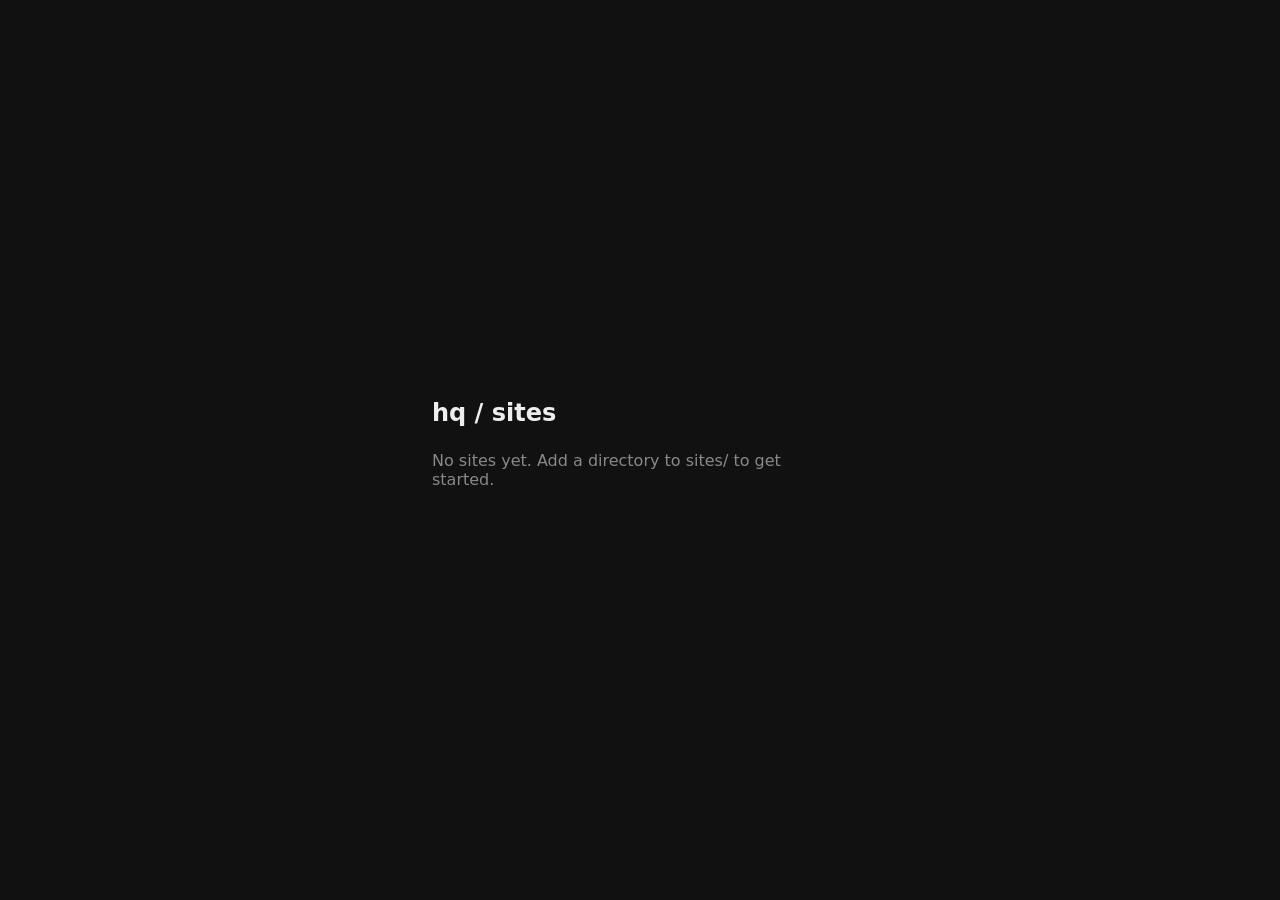
<file: sites/index.html>
<!DOCTYPE html>
<html lang="en">
<head>
  <meta charset="UTF-8">
  <meta name="viewport" content="width=device-width, initial-scale=1.0">
  <title>hq</title>
  <style>
    *, *::before, *::after { box-sizing: border-box; margin: 0; padding: 0; }
    body {
      font-family: system-ui, -apple-system, sans-serif;
      min-height: 100vh;
      display: flex;
      align-items: center;
      justify-content: center;
      background: #111;
      color: #eee;
    }
    .container { max-width: 480px; padding: 2rem; }
    h1 { font-size: 1.5rem; margin-bottom: 1.5rem; }
    ul { list-style: none; }
    li { margin-bottom: 0.75rem; }
    a {
      color: #6cf;
      text-decoration: none;
      font-size: 1.1rem;
    }
    a:hover { text-decoration: underline; }
    .empty { color: #888; }
  </style>
</head>
<body>
  <div class="container">
    <h1>hq / sites</h1>
    <ul id="sites">
      <li class="empty">No sites yet. Add a directory to sites/ to get started.</li>
    </ul>
  </div>
</body>
</html>
</file>
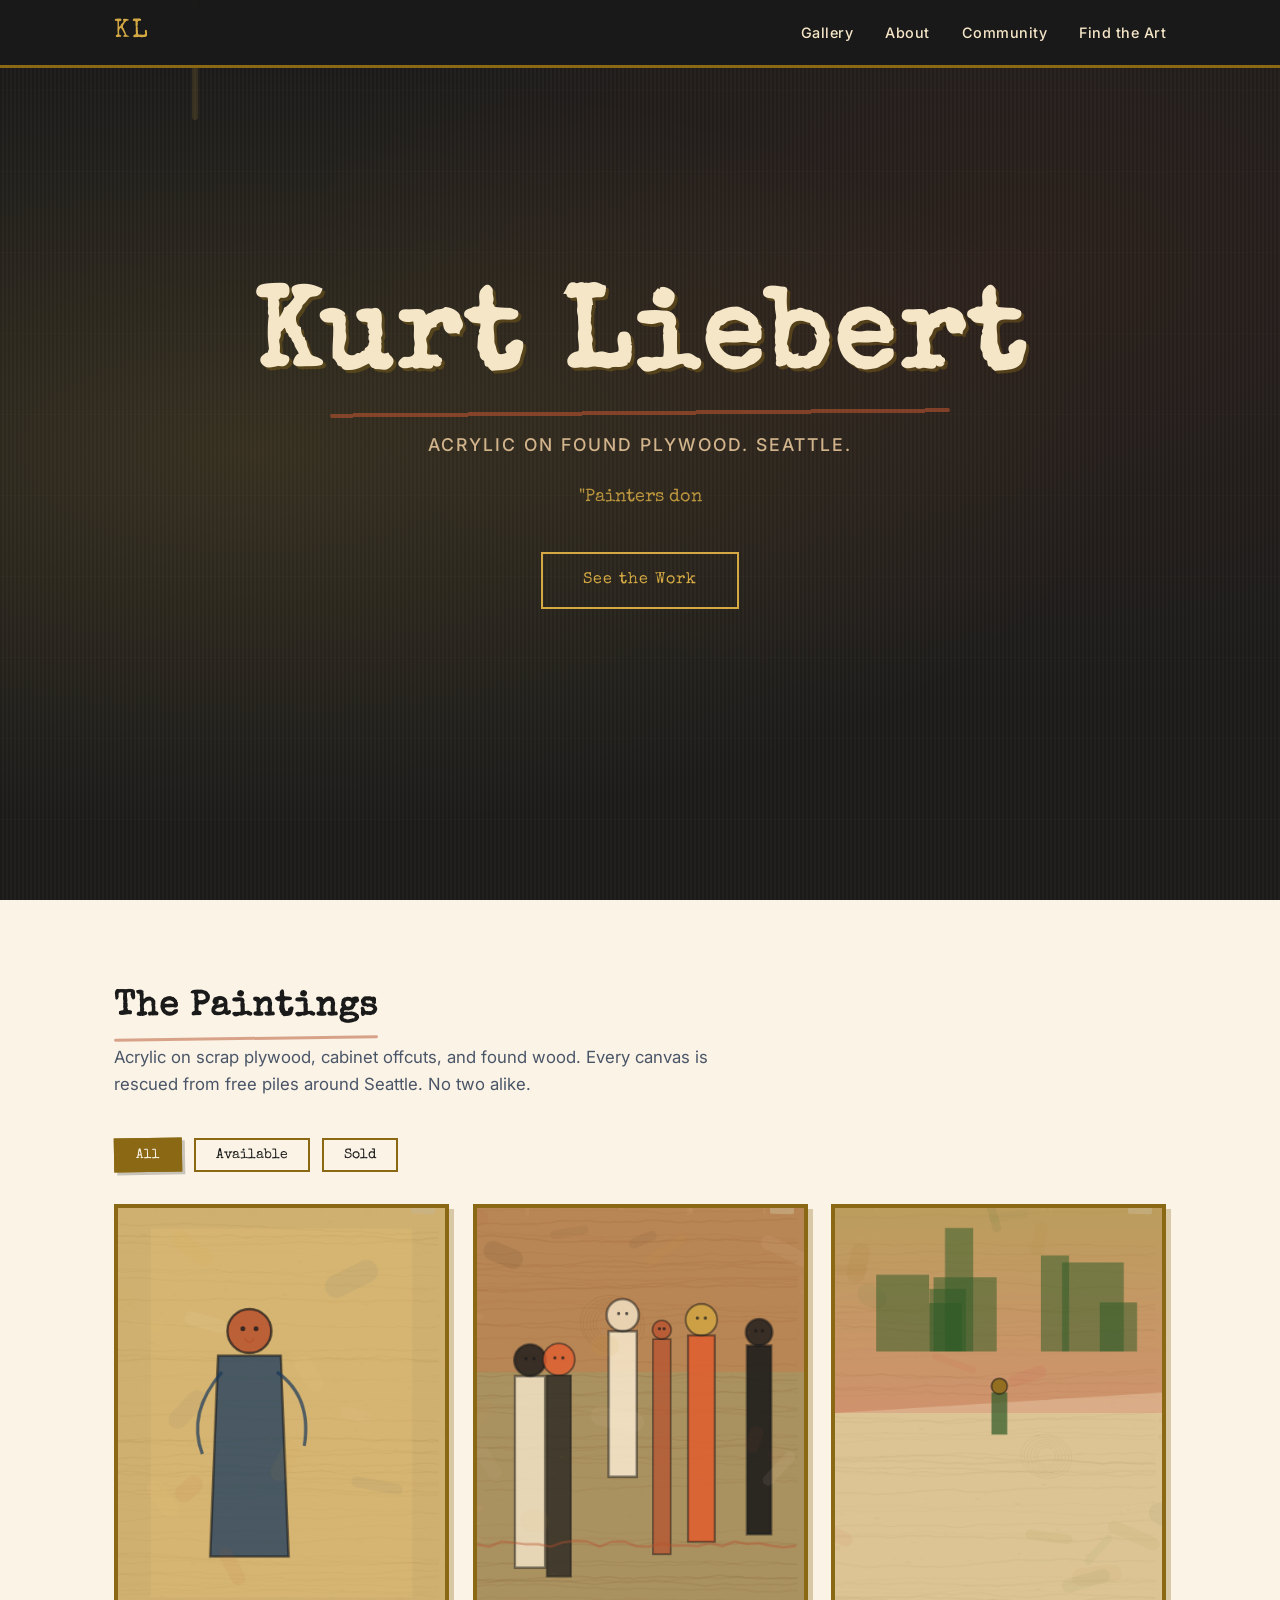
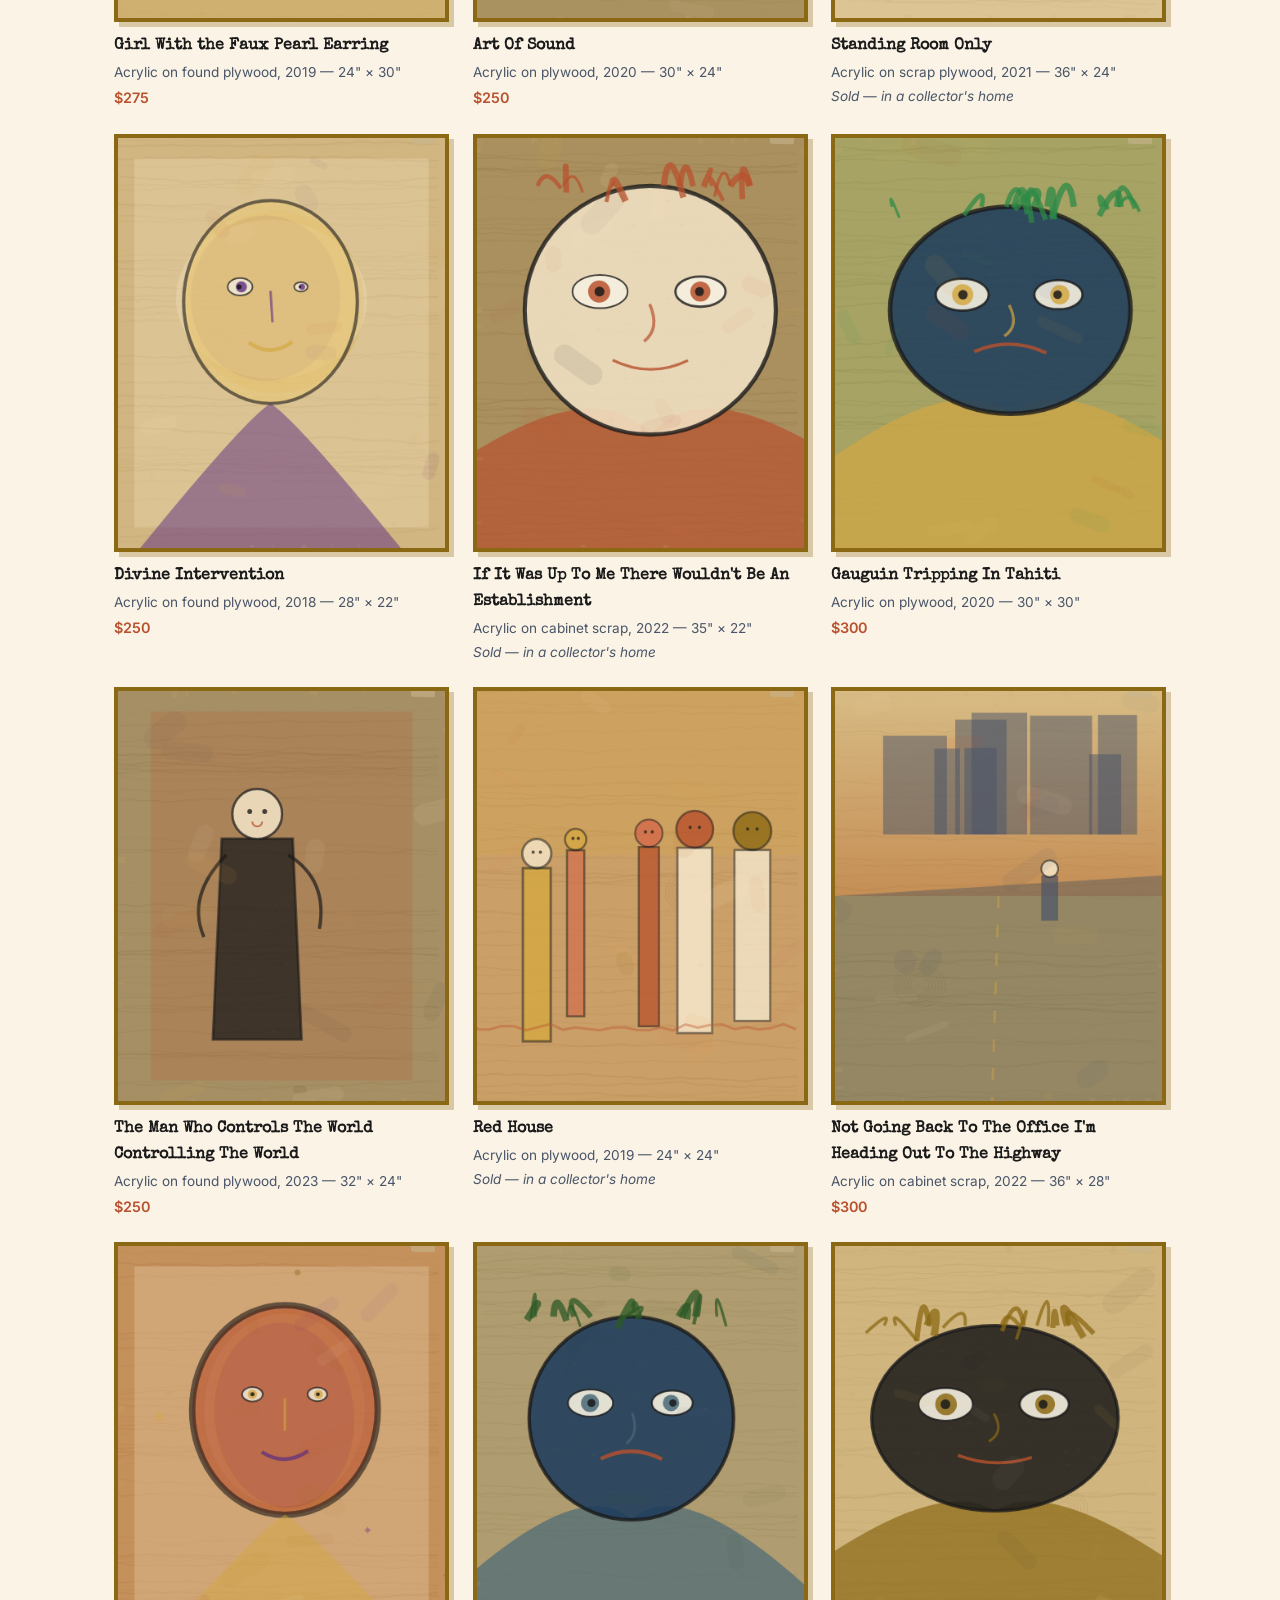
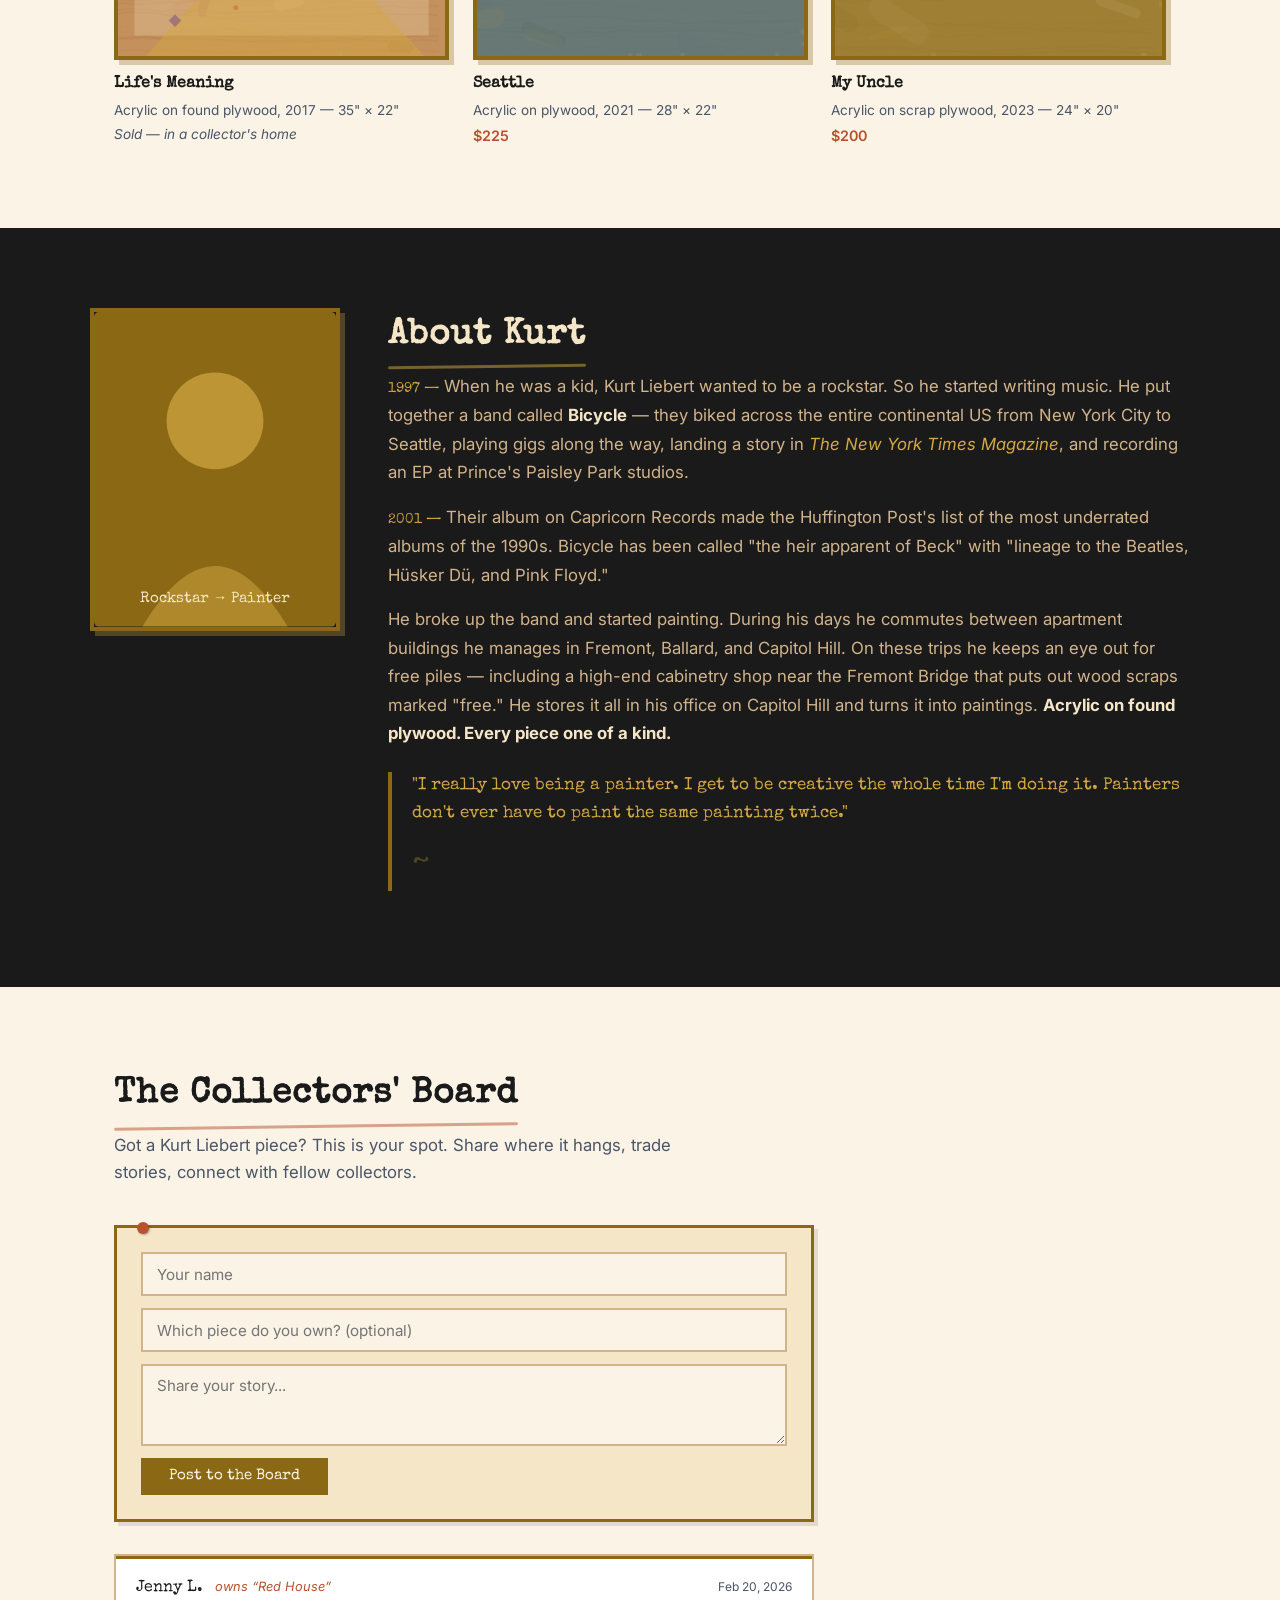
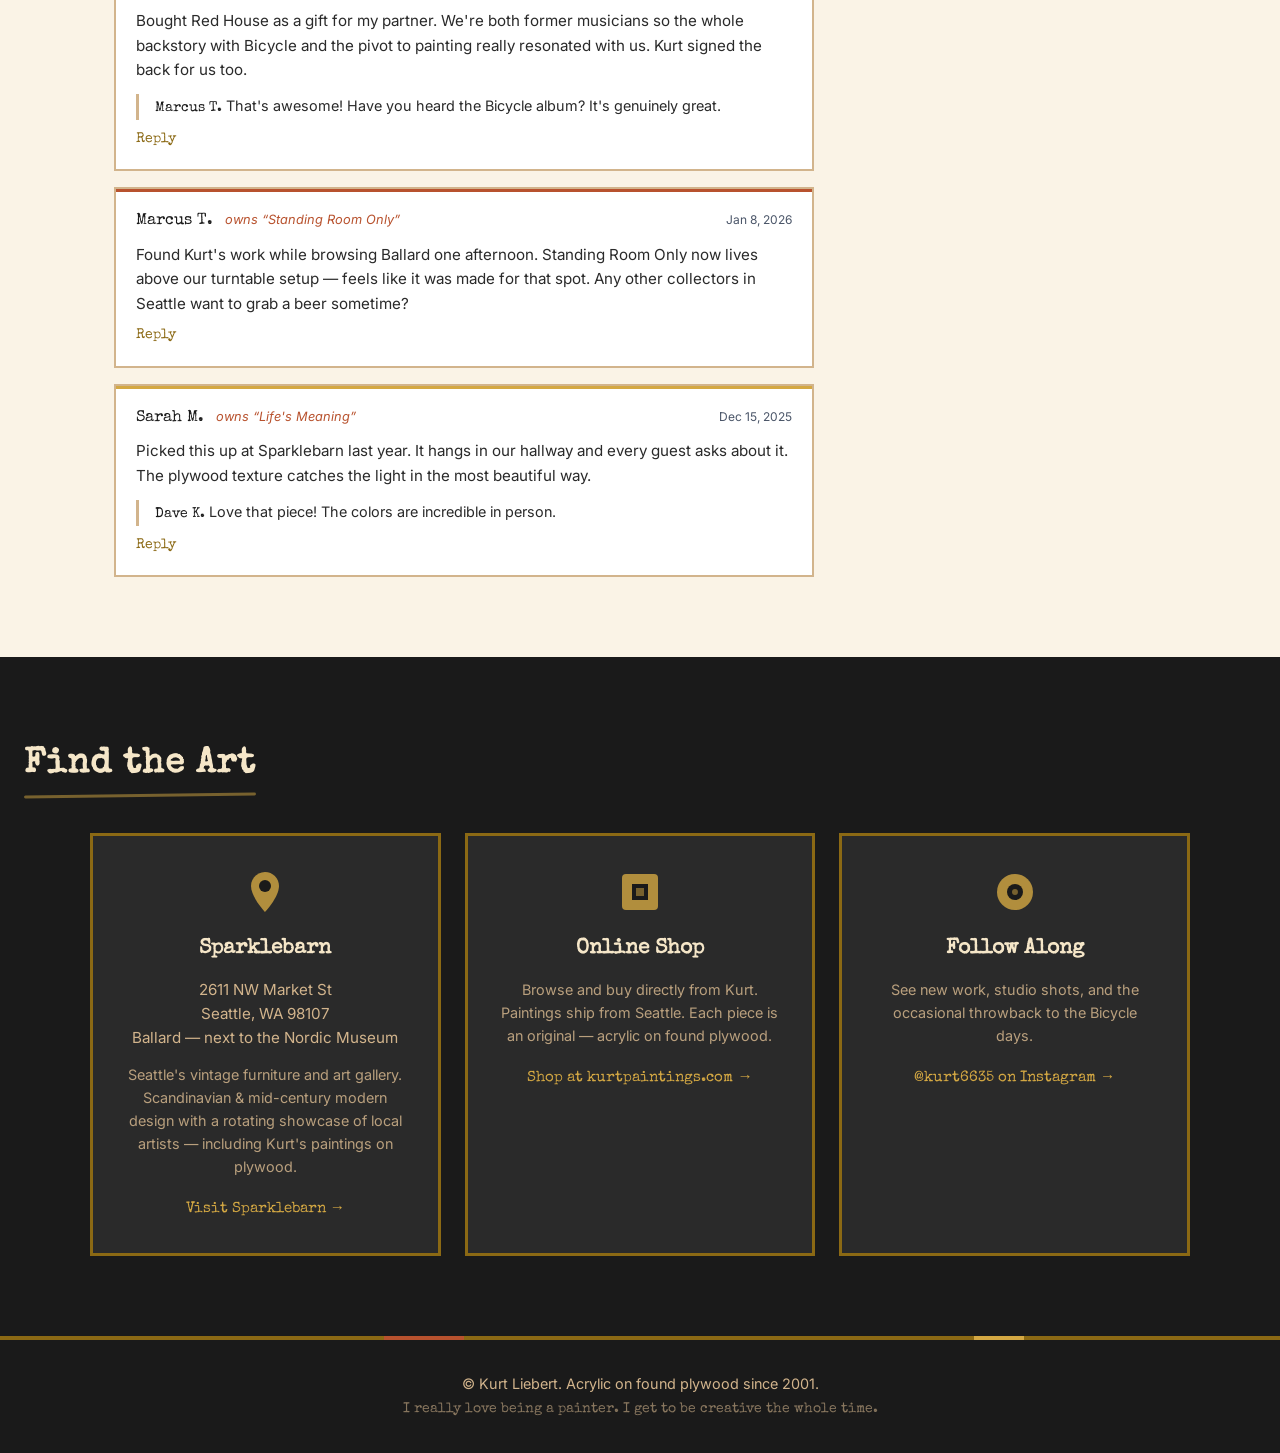
<file: sites/kurt-liebert/index.html>
<!DOCTYPE html>
<html lang="en">
<head>
  <meta charset="UTF-8">
  <meta name="viewport" content="width=device-width, initial-scale=1.0">
  <title>Kurt Liebert — Paintings on Found Plywood</title>
  <meta name="description" content="Original acrylic paintings on found plywood by Seattle artist Kurt Liebert. Former frontman of Bicycle, now painting full-time in the Pacific Northwest.">
  <link rel="stylesheet" href="style.css">
  <link rel="preconnect" href="https://fonts.googleapis.com">
  <link rel="preconnect" href="https://fonts.gstatic.com" crossorigin>
  <link href="https://fonts.googleapis.com/css2?family=Special+Elite&family=Inter:wght@400;500;600&display=swap" rel="stylesheet">
</head>
<body>

  <!-- Navigation -->
  <nav id="nav">
    <div class="nav-inner">
      <a href="#top" class="nav-logo">KL</a>
      <div class="nav-links">
        <a href="#gallery">Gallery</a>
        <a href="#about">About</a>
        <a href="#community">Community</a>
        <a href="#find">Find the Art</a>
      </div>
      <button class="nav-toggle" aria-label="Menu">&#9776;</button>
    </div>
  </nav>

  <!-- Hero -->
  <header id="top" class="hero">
    <div class="hero-grain"></div>
    <div class="hero-content">
      <h1 class="hero-title">Kurt Liebert</h1>
      <p class="hero-subtitle">Acrylic on found plywood. Seattle.</p>
      <p class="hero-tagline">"Painters don't ever have to paint the same painting twice."</p>
      <a href="#gallery" class="hero-cta">See the Work</a>
    </div>
  </header>

  <!-- Gallery -->
  <section id="gallery" class="section gallery-section">
    <h2 class="section-title">The Paintings</h2>
    <p class="section-intro">Acrylic on scrap plywood, cabinet offcuts, and found wood. Every canvas is rescued from free piles around Seattle. No two alike.</p>

    <div class="gallery-filters">
      <button class="filter-btn active" data-filter="all">All</button>
      <button class="filter-btn" data-filter="available">Available</button>
      <button class="filter-btn" data-filter="sold">Sold</button>
    </div>

    <div class="gallery-grid" id="gallery-grid">
    </div>
  </section>

  <!-- Lightbox -->
  <div class="lightbox" id="lightbox">
    <button class="lightbox-close">&times;</button>
    <div class="lightbox-content">
      <div class="lightbox-art" id="lightbox-art"></div>
      <div class="lightbox-info">
        <h3 id="lightbox-title"></h3>
        <p id="lightbox-details"></p>
        <p id="lightbox-price"></p>
      </div>
    </div>
  </div>

  <!-- About -->
  <section id="about" class="section about-section">
    <div class="about-grid">
      <div class="about-portrait">
        <div class="portrait-frame">
          <div class="portrait-placeholder">
            <svg viewBox="0 0 200 260" xmlns="http://www.w3.org/2000/svg">
              <rect width="200" height="260" fill="#8B6914" rx="4"/>
              <circle cx="100" cy="90" r="40" fill="#D4A843" opacity="0.7"/>
              <path d="M40 260 Q100 160 160 260" fill="#D4A843" opacity="0.5"/>
              <text x="100" y="240" text-anchor="middle" fill="#f5e6c8" font-family="Special Elite" font-size="12">Rockstar &rarr; Painter</text>
            </svg>
          </div>
        </div>
      </div>
      <div class="about-text">
        <h2 class="section-title">About Kurt</h2>
        <p>When he was a kid, Kurt Liebert wanted to be a rockstar. So he started writing music. He put together a band called <strong>Bicycle</strong> &mdash; they biked across the entire continental US from New York City to Seattle, playing gigs along the way, landing a story in <em>The New York Times Magazine</em>, and recording an EP at Prince's Paisley Park studios.</p>
        <p>Their album on Capricorn Records made the Huffington Post's list of the most underrated albums of the 1990s. Bicycle has been called "the heir apparent of Beck" with "lineage to the Beatles, H&uuml;sker D&uuml;, and Pink Floyd."</p>
        <p>He broke up the band and started painting. During his days he commutes between apartment buildings he manages in Fremont, Ballard, and Capitol Hill. On these trips he keeps an eye out for free piles &mdash; including a high-end cabinetry shop near the Fremont Bridge that puts out wood scraps marked "free." He stores it all in his office on Capitol Hill and turns it into paintings. <strong>Acrylic on found plywood. Every piece one of a kind.</strong></p>
        <p class="about-quote">"I really love being a painter. I get to be creative the whole time I'm doing it. Painters don't ever have to paint the same painting twice."</p>
      </div>
    </div>
  </section>

  <!-- Community Board -->
  <section id="community" class="section community-section">
    <h2 class="section-title">The Collectors' Board</h2>
    <p class="section-intro">Got a Kurt Liebert piece? This is your spot. Share where it hangs, trade stories, connect with fellow collectors.</p>

    <div class="community-board" id="community-board">
      <div class="post-form">
        <input type="text" id="post-name" placeholder="Your name" maxlength="50">
        <input type="text" id="post-piece" placeholder="Which piece do you own? (optional)" maxlength="100">
        <textarea id="post-message" placeholder="Share your story..." maxlength="500" rows="3"></textarea>
        <button id="post-submit" class="btn-post">Post to the Board</button>
      </div>

      <div class="posts-list" id="posts-list">
      </div>
    </div>
  </section>

  <!-- Find the Art -->
  <section id="find" class="section find-section">
    <h2 class="section-title">Find the Art</h2>
    <div class="find-grid">
      <div class="find-card">
        <div class="find-icon">
          <svg viewBox="0 0 48 48" fill="none" xmlns="http://www.w3.org/2000/svg">
            <path d="M24 4C16.268 4 10 10.268 10 18c0 11 14 26 14 26s14-15 14-26c0-7.732-6.268-14-14-14z" fill="#D4A843" opacity="0.8"/>
            <circle cx="24" cy="18" r="6" fill="#1a1a1a"/>
          </svg>
        </div>
        <h3>Sparklebarn</h3>
        <p class="find-address">2611 NW Market St<br>Seattle, WA 98107<br>Ballard &mdash; next to the Nordic Museum</p>
        <p class="find-desc">Seattle's vintage furniture and art gallery. Scandinavian &amp; mid-century modern design with a rotating showcase of local artists &mdash; including Kurt's paintings on plywood.</p>
        <a href="https://www.sparklebarn.com" target="_blank" rel="noopener" class="find-link">Visit Sparklebarn &rarr;</a>
      </div>
      <div class="find-card">
        <div class="find-icon">
          <svg viewBox="0 0 48 48" fill="none" xmlns="http://www.w3.org/2000/svg">
            <rect x="6" y="6" width="36" height="36" rx="4" fill="#D4A843" opacity="0.8"/>
            <path d="M16 16h16v16H16z" fill="#1a1a1a"/>
            <path d="M20 20h8v8h-8z" fill="#D4A843" opacity="0.5"/>
          </svg>
        </div>
        <h3>Online Shop</h3>
        <p class="find-desc">Browse and buy directly from Kurt. Paintings ship from Seattle. Each piece is an original &mdash; acrylic on found plywood.</p>
        <a href="https://www.kurtpaintings.com" target="_blank" rel="noopener" class="find-link">Shop at kurtpaintings.com &rarr;</a>
      </div>
      <div class="find-card">
        <div class="find-icon">
          <svg viewBox="0 0 48 48" fill="none" xmlns="http://www.w3.org/2000/svg">
            <circle cx="24" cy="24" r="18" fill="#D4A843" opacity="0.8"/>
            <circle cx="24" cy="24" r="8" fill="#1a1a1a"/>
            <circle cx="24" cy="24" r="3" fill="#D4A843" opacity="0.5"/>
          </svg>
        </div>
        <h3>Follow Along</h3>
        <p class="find-desc">See new work, studio shots, and the occasional throwback to the Bicycle days.</p>
        <a href="https://www.instagram.com/kurt6635/" target="_blank" rel="noopener" class="find-link">@kurt6635 on Instagram &rarr;</a>
      </div>
    </div>
  </section>

  <!-- Footer -->
  <footer class="site-footer">
    <div class="footer-inner">
      <p>&copy; Kurt Liebert. Acrylic on found plywood since 2001.</p>
      <p class="footer-sub">From NYC to Seattle by bicycle. Now painting in the rain.</p>
    </div>
  </footer>

  <script src="main.js"></script>
</body>
</html>
</file>
<file: sites/kurt-liebert/style.css>
/* ========================================
   Kurt Liebert — Paintings
   Raw plywood, found objects, Seattle rain
   Neo-expressionist outsider art vibes
   ======================================== */

:root {
  --plywood: #d2b48c;
  --plywood-light: #f5e6c8;
  --plywood-dark: #8B6914;
  --ink: #1a1a1a;
  --ink-soft: #2a2a2a;
  --cream: #faf3e6;
  --amber: #D4A843;
  --rust: #b8522e;
  --slate: #4a5568;
  --font-display: 'Special Elite', cursive;
  --font-body: 'Inter', system-ui, -apple-system, sans-serif;
}

*, *::before, *::after {
  box-sizing: border-box;
  margin: 0;
  padding: 0;
}

html {
  scroll-behavior: smooth;
  scroll-padding-top: 60px;
}

body {
  font-family: var(--font-body);
  background: var(--cream);
  color: var(--ink);
  line-height: 1.6;
  min-height: 100vh;
  overflow-x: hidden;
  cursor: crosshair;
}

/* --- Paint Splatter (click anywhere) --- */
.paint-splat {
  position: absolute;
  border-radius: 50% 40% 55% 45%;
  opacity: 0.5;
  pointer-events: none;
  z-index: 50;
  transform: translate(-50%, -50%) scale(0);
  animation: splatIn 0.3s ease-out forwards, splatFade 3s 0.3s ease-out forwards;
}

@keyframes splatIn {
  to { transform: translate(-50%, -50%) scale(1) rotate(var(--rot, 15deg)); }
}

@keyframes splatFade {
  to { opacity: 0; }
}

.paint-drip {
  position: absolute;
  width: 4px;
  height: 0;
  border-radius: 0 0 3px 3px;
  opacity: 0.4;
  pointer-events: none;
  z-index: 50;
  animation: dripDown 2s ease-in forwards, splatFade 2s 1.5s ease-out forwards;
}

@keyframes dripDown {
  to { height: 40px; }
}

/* --- Easter Egg --- */
.easter-egg {
  position: fixed;
  bottom: 2rem;
  left: 50%;
  transform: translateX(-50%) translateY(20px);
  background: var(--ink);
  color: var(--plywood-light);
  padding: 1.5rem 2.5rem;
  border: 3px solid var(--amber);
  font-family: var(--font-display);
  z-index: 999;
  text-align: center;
  opacity: 0;
  transition: all 0.5s;
  max-width: 500px;
}

.easter-egg.visible {
  opacity: 1;
  transform: translateX(-50%) translateY(0);
}

.easter-egg p:first-child {
  font-size: 1.3rem;
  margin-bottom: 0.5rem;
}

.egg-sub {
  font-size: 0.85rem;
  color: var(--plywood);
  margin-top: 0.3rem;
}

/* --- Navigation --- */
#nav {
  position: fixed;
  top: 0;
  left: 0;
  right: 0;
  z-index: 100;
  background: rgba(26, 26, 26, 0.92);
  backdrop-filter: blur(10px);
  border-bottom: 3px solid var(--plywood-dark);
  transition: transform 0.3s, background 0.3s;
}

#nav.scrolled {
  background: rgba(26, 26, 26, 0.98);
  border-bottom-color: var(--amber);
}

.nav-inner {
  max-width: 1100px;
  margin: 0 auto;
  padding: 0.75rem 1.5rem;
  display: flex;
  align-items: center;
  justify-content: space-between;
}

.nav-logo {
  font-family: var(--font-display);
  font-size: 1.6rem;
  color: var(--amber);
  text-decoration: none;
  letter-spacing: 3px;
  position: relative;
  transition: color 0.2s;
}

.nav-logo::after {
  content: '';
  position: absolute;
  bottom: -2px;
  left: 0;
  right: 0;
  height: 2px;
  background: var(--rust);
  transform: scaleX(0);
  transition: transform 0.3s;
}

.nav-logo:hover::after {
  transform: scaleX(1);
}

.nav-logo.wiggle {
  animation: wiggle 0.6s ease;
}

@keyframes wiggle {
  0%, 100% { transform: rotate(0); }
  20% { transform: rotate(-8deg); }
  40% { transform: rotate(8deg); }
  60% { transform: rotate(-5deg); }
  80% { transform: rotate(5deg); }
}

.nav-links {
  display: flex;
  gap: 2rem;
}

.nav-links a {
  color: var(--plywood-light);
  text-decoration: none;
  font-size: 0.9rem;
  font-weight: 500;
  letter-spacing: 0.5px;
  transition: color 0.2s;
  position: relative;
}

.nav-links a::after {
  content: '';
  position: absolute;
  bottom: -4px;
  left: 0;
  right: 0;
  height: 2px;
  background: var(--amber);
  transform: scaleX(0);
  transition: transform 0.3s;
  transform-origin: left;
}

.nav-links a:hover {
  color: var(--amber);
}

.nav-links a:hover::after {
  transform: scaleX(1);
}

.nav-toggle {
  display: none;
  background: none;
  border: none;
  color: var(--plywood-light);
  font-size: 1.5rem;
  cursor: pointer;
}

/* --- Hero --- */
.hero {
  position: relative;
  min-height: 100vh;
  display: flex;
  align-items: center;
  justify-content: center;
  background: var(--ink);
  overflow: hidden;
}

.hero-grain {
  position: absolute;
  inset: 0;
  background-image:
    repeating-linear-gradient(
      90deg,
      transparent,
      transparent 2px,
      rgba(210, 180, 140, 0.04) 2px,
      rgba(210, 180, 140, 0.04) 4px
    ),
    repeating-linear-gradient(
      0deg,
      transparent,
      transparent 80px,
      rgba(210, 180, 140, 0.02) 80px,
      rgba(210, 180, 140, 0.02) 81px
    );
  pointer-events: none;
  animation: grainShift 8s linear infinite;
}

@keyframes grainShift {
  0% { transform: translateX(0); }
  100% { transform: translateX(4px); }
}

.hero::before {
  content: '';
  position: absolute;
  inset: 0;
  background:
    radial-gradient(ellipse at 20% 50%, rgba(212, 168, 67, 0.15) 0%, transparent 60%),
    radial-gradient(ellipse at 80% 30%, rgba(184, 82, 46, 0.1) 0%, transparent 50%);
  pointer-events: none;
}

/* Decorative paint drips on hero */
.hero::after {
  content: '';
  position: absolute;
  top: 0;
  left: 15%;
  width: 6px;
  height: 0;
  background: var(--amber);
  opacity: 0.15;
  border-radius: 0 0 4px 4px;
  animation: heroDrip 4s 2s ease-in forwards;
}

@keyframes heroDrip {
  to { height: 120px; }
}

.hero-content {
  position: relative;
  text-align: center;
  padding: 2rem;
}

.hero-title {
  font-family: var(--font-display);
  font-size: clamp(3rem, 10vw, 7rem);
  color: var(--plywood-light);
  letter-spacing: 4px;
  line-height: 1.1;
  text-shadow: 3px 3px 0 rgba(139, 105, 20, 0.4);
  position: relative;
}

/* Hand-drawn underline effect */
.hero-title::after {
  content: '';
  position: absolute;
  bottom: -8px;
  left: 10%;
  right: 10%;
  height: 4px;
  background: var(--rust);
  opacity: 0.6;
  border-radius: 2px;
  transform: rotate(-0.5deg) scaleX(0);
  animation: drawLine 1s 0.5s ease-out forwards;
}

@keyframes drawLine {
  to { transform: rotate(-0.5deg) scaleX(1); }
}

.hero-subtitle {
  font-size: 1.1rem;
  color: var(--plywood);
  margin-top: 1.5rem;
  letter-spacing: 2px;
  text-transform: uppercase;
  font-weight: 500;
}

.hero-tagline {
  font-family: var(--font-display);
  font-size: 1.15rem;
  color: var(--amber);
  margin-top: 1.5rem;
  opacity: 0.85;
  min-height: 1.5em;
  visibility: hidden;
}

.hero-cta {
  display: inline-block;
  margin-top: 2.5rem;
  padding: 0.85rem 2.5rem;
  border: 2px solid var(--amber);
  color: var(--amber);
  text-decoration: none;
  font-family: var(--font-display);
  font-size: 1rem;
  letter-spacing: 1px;
  transition: all 0.3s;
  position: relative;
  overflow: hidden;
}

.hero-cta::before {
  content: '';
  position: absolute;
  inset: 0;
  background: var(--amber);
  transform: translateX(-101%);
  transition: transform 0.3s;
  z-index: -1;
}

.hero-cta:hover {
  color: var(--ink);
}

.hero-cta:hover::before {
  transform: translateX(0);
}

/* --- Sections --- */
.section {
  max-width: 1100px;
  margin: 0 auto;
  padding: 5rem 1.5rem;
  opacity: 0;
  transform: translateY(30px);
  transition: opacity 0.7s, transform 0.7s;
}

.section.revealed {
  opacity: 1;
  transform: translateY(0);
}

.section-title {
  font-family: var(--font-display);
  font-size: 2.2rem;
  color: var(--ink);
  margin-bottom: 0.5rem;
  letter-spacing: 1px;
  position: relative;
  display: inline-block;
}

/* Scribbled underline on section titles */
.section-title::after {
  content: '';
  position: absolute;
  bottom: -4px;
  left: 0;
  right: 0;
  height: 3px;
  background: var(--rust);
  opacity: 0.5;
  border-radius: 2px;
  transform: rotate(-0.8deg);
}

.section-intro {
  color: var(--slate);
  font-size: 1.05rem;
  margin-bottom: 2.5rem;
  max-width: 600px;
}

/* --- Gallery --- */
.gallery-section {
  background: var(--cream);
}

.gallery-filters {
  display: flex;
  gap: 0.75rem;
  margin-bottom: 2rem;
  flex-wrap: wrap;
}

.filter-btn {
  padding: 0.5rem 1.25rem;
  border: 2px solid var(--plywood-dark);
  background: transparent;
  color: var(--ink);
  font-family: var(--font-display);
  font-size: 0.85rem;
  cursor: pointer;
  transition: all 0.2s;
  position: relative;
}

.filter-btn:hover {
  transform: rotate(-1deg);
}

.filter-btn.active {
  background: var(--plywood-dark);
  color: var(--cream);
  transform: rotate(-1deg);
  box-shadow: 3px 3px 0 rgba(0,0,0,0.2);
}

.gallery-grid {
  display: grid;
  grid-template-columns: repeat(auto-fill, minmax(280px, 1fr));
  gap: 1.5rem;
  perspective: 800px;
}

.gallery-item {
  position: relative;
  cursor: pointer;
  transition: transform 0.15s ease-out;
  will-change: transform;
}

/* Fade-in animation for gallery items */
.gallery-item.fade-in {
  animation: fadeInUp 0.5s ease-out forwards;
  opacity: 0;
}

@keyframes fadeInUp {
  from {
    opacity: 0;
    transform: translateY(20px);
  }
  to {
    opacity: 1;
    transform: translateY(0);
  }
}

.gallery-art {
  width: 100%;
  aspect-ratio: 4/5;
  border: 4px solid var(--plywood-dark);
  box-shadow: 5px 5px 0 rgba(139, 105, 20, 0.3);
  overflow: hidden;
  position: relative;
  transition: box-shadow 0.3s;
}

.gallery-item:hover .gallery-art {
  box-shadow: 8px 8px 0 rgba(139, 105, 20, 0.4);
}

/* Simulated tape/tack in corner */
.gallery-art::before {
  content: '';
  position: absolute;
  top: -2px;
  right: 10px;
  width: 24px;
  height: 8px;
  background: rgba(200, 180, 140, 0.6);
  z-index: 2;
  border-radius: 0 0 2px 2px;
  transform: rotate(2deg);
}

.gallery-art canvas {
  width: 100%;
  height: 100%;
  display: block;
}

.gallery-caption {
  margin-top: 0.75rem;
}

.gallery-caption h3 {
  font-family: var(--font-display);
  font-size: 1rem;
  color: var(--ink);
}

.gallery-caption p {
  font-size: 0.85rem;
  color: var(--slate);
  margin-top: 0.15rem;
}

.gallery-caption .price {
  color: var(--rust);
  font-weight: 600;
  font-size: 0.9rem;
}

.gallery-caption .sold-tag {
  color: var(--slate);
  font-style: italic;
}

/* --- Lightbox --- */
.lightbox {
  position: fixed;
  inset: 0;
  z-index: 200;
  background: rgba(26, 26, 26, 0.95);
  display: flex;
  align-items: center;
  justify-content: center;
  opacity: 0;
  visibility: hidden;
  transition: all 0.3s;
}

.lightbox.active {
  opacity: 1;
  visibility: visible;
}

.lightbox-close {
  position: absolute;
  top: 1.5rem;
  right: 1.5rem;
  background: none;
  border: none;
  color: var(--plywood-light);
  font-size: 2.5rem;
  cursor: pointer;
  line-height: 1;
  transition: transform 0.2s, color 0.2s;
}

.lightbox-close:hover {
  color: var(--amber);
  transform: rotate(90deg);
}

.lightbox-content {
  display: flex;
  gap: 2rem;
  max-width: 900px;
  padding: 2rem;
  align-items: center;
}

.lightbox-art {
  flex: 1;
  max-width: 500px;
}

.lightbox-art canvas {
  width: 100%;
  height: auto;
  border: 4px solid var(--plywood-dark);
  box-shadow: 6px 6px 0 rgba(139, 105, 20, 0.3);
}

.lightbox-info {
  flex: 0 0 250px;
  color: var(--plywood-light);
}

.lightbox-info h3 {
  font-family: var(--font-display);
  font-size: 1.5rem;
  margin-bottom: 1rem;
  color: var(--amber);
}

.lightbox-info p {
  margin-bottom: 0.75rem;
  line-height: 1.6;
}

#lightbox-price {
  font-size: 1.2rem;
  font-weight: 600;
  color: var(--amber);
}

/* --- About --- */
.about-section {
  background: var(--ink);
  max-width: none;
  padding: 5rem 1.5rem;
  opacity: 0;
  transform: translateY(30px);
  transition: opacity 0.7s, transform 0.7s;
}

.about-section.revealed {
  opacity: 1;
  transform: translateY(0);
}

.about-section .section-title {
  color: var(--plywood-light);
}

.about-section .section-title::after {
  background: var(--amber);
}

.about-grid {
  max-width: 1100px;
  margin: 0 auto;
  display: grid;
  grid-template-columns: 250px 1fr;
  gap: 3rem;
  align-items: start;
}

.portrait-frame {
  border: 4px solid var(--plywood-dark);
  box-shadow: 5px 5px 0 rgba(212, 168, 67, 0.3);
  overflow: hidden;
  transition: transform 0.3s;
}

.portrait-frame:hover {
  transform: rotate(-2deg);
}

.portrait-placeholder svg {
  display: block;
  width: 100%;
  height: auto;
}

.about-text {
  color: var(--plywood);
}

.about-text p {
  margin-bottom: 1rem;
  font-size: 1.05rem;
  line-height: 1.7;
}

.about-text strong {
  color: var(--plywood-light);
}

.about-text em {
  color: var(--amber);
  font-style: italic;
}

/* Timeline markers for bio */
.about-text p:nth-child(1)::before { content: '1994 — '; font-family: var(--font-display); color: var(--amber); font-size: 0.85rem; }
.about-text p:nth-child(2)::before { content: '1997 — '; font-family: var(--font-display); color: var(--amber); font-size: 0.85rem; }
.about-text p:nth-child(3)::before { content: '2001 — '; font-family: var(--font-display); color: var(--amber); font-size: 0.85rem; }

.about-quote {
  font-family: var(--font-display);
  font-size: 1.15rem;
  color: var(--amber) !important;
  border-left: 4px solid var(--plywood-dark);
  padding-left: 1.25rem;
  margin-top: 1.5rem !important;
  position: relative;
}

.about-quote::before {
  content: none !important;
}

/* Decorative scribble after quote */
.about-quote::after {
  content: '~';
  display: block;
  margin-top: 0.5rem;
  font-size: 2rem;
  opacity: 0.3;
  letter-spacing: 8px;
}

/* --- Community --- */
.community-section {
  background: var(--cream);
}

.community-board {
  max-width: 700px;
}

.post-form {
  background: var(--plywood-light);
  border: 3px solid var(--plywood-dark);
  padding: 1.5rem;
  margin-bottom: 2rem;
  display: flex;
  flex-direction: column;
  gap: 0.75rem;
  position: relative;
  box-shadow: 4px 4px 0 rgba(0,0,0,0.1);
}

/* Pushpin on form */
.post-form::before {
  content: '';
  position: absolute;
  top: -6px;
  left: 20px;
  width: 12px;
  height: 12px;
  background: var(--rust);
  border-radius: 50%;
  box-shadow: 1px 1px 2px rgba(0,0,0,0.3);
}

.post-form input,
.post-form textarea {
  font-family: var(--font-body);
  font-size: 0.95rem;
  padding: 0.65rem 0.85rem;
  border: 2px solid var(--plywood);
  background: var(--cream);
  color: var(--ink);
  outline: none;
  transition: border-color 0.2s, transform 0.2s;
}

.post-form input:focus,
.post-form textarea:focus {
  border-color: var(--plywood-dark);
  transform: scale(1.01);
}

.post-form textarea {
  resize: vertical;
  min-height: 80px;
}

.btn-post {
  align-self: flex-start;
  padding: 0.65rem 1.75rem;
  background: var(--plywood-dark);
  color: var(--cream);
  border: none;
  font-family: var(--font-display);
  font-size: 0.95rem;
  cursor: pointer;
  transition: all 0.2s;
  position: relative;
}

.btn-post:hover {
  background: var(--ink);
  transform: translateY(-2px);
  box-shadow: 0 3px 0 var(--plywood-dark);
}

.btn-post:active {
  transform: translateY(0);
  box-shadow: none;
}

.posts-list {
  display: flex;
  flex-direction: column;
  gap: 1rem;
}

.post-card {
  background: white;
  border: 2px solid var(--plywood);
  padding: 1.25rem;
  position: relative;
  transition: transform 0.2s, box-shadow 0.2s;
}

.post-card:hover {
  transform: rotate(-0.3deg) translateY(-2px);
  box-shadow: 4px 4px 0 rgba(0,0,0,0.08);
}

.post-card::before {
  content: '';
  position: absolute;
  top: 0;
  left: 0;
  right: 0;
  height: 3px;
  background: var(--plywood-dark);
}

/* Alternate accent colors on cards */
.post-card:nth-child(2n)::before {
  background: var(--rust);
}

.post-card:nth-child(3n)::before {
  background: var(--amber);
}

.post-header {
  display: flex;
  align-items: baseline;
  gap: 0.75rem;
  margin-bottom: 0.5rem;
  flex-wrap: wrap;
}

.post-name {
  font-family: var(--font-display);
  font-size: 1rem;
  color: var(--ink);
}

.post-piece {
  font-size: 0.8rem;
  color: var(--rust);
  font-style: italic;
}

.post-time {
  font-size: 0.75rem;
  color: var(--slate);
  margin-left: auto;
}

.post-message {
  color: var(--ink-soft);
  font-size: 0.95rem;
  line-height: 1.6;
}

.post-reply-btn {
  margin-top: 0.75rem;
  background: none;
  border: none;
  color: var(--plywood-dark);
  font-family: var(--font-display);
  font-size: 0.85rem;
  cursor: pointer;
  padding: 0;
  transition: color 0.2s;
}

.post-reply-btn:hover {
  color: var(--rust);
}

.post-replies {
  margin-top: 0.75rem;
  padding-left: 1rem;
  border-left: 3px solid var(--plywood);
  display: flex;
  flex-direction: column;
  gap: 0.5rem;
}

.reply {
  font-size: 0.9rem;
}

.reply .reply-name {
  font-family: var(--font-display);
  font-size: 0.85rem;
}

.reply .reply-text {
  color: var(--ink-soft);
}

.reply-form {
  display: flex;
  gap: 0.5rem;
  margin-top: 0.5rem;
}

.reply-form input {
  flex: 0 0 100px;
  padding: 0.4rem 0.6rem;
  border: 1px solid var(--plywood);
  font-size: 0.85rem;
  font-family: var(--font-body);
}

.reply-form textarea {
  flex: 1;
  padding: 0.4rem 0.6rem;
  border: 1px solid var(--plywood);
  font-size: 0.85rem;
  font-family: var(--font-body);
  resize: none;
  min-height: 32px;
}

.reply-form button {
  padding: 0.4rem 0.8rem;
  background: var(--plywood-dark);
  color: var(--cream);
  border: none;
  font-size: 0.8rem;
  cursor: pointer;
}

.no-posts {
  color: var(--slate);
  font-style: italic;
  padding: 1rem 0;
}

/* --- Find --- */
.find-section {
  background: var(--ink);
  max-width: none;
  padding: 5rem 1.5rem;
  opacity: 0;
  transform: translateY(30px);
  transition: opacity 0.7s, transform 0.7s;
}

.find-section.revealed {
  opacity: 1;
  transform: translateY(0);
}

.find-section .section-title {
  color: var(--plywood-light);
  max-width: 1100px;
  margin: 0 auto 0.5rem;
}

.find-section .section-title::after {
  background: var(--amber);
}

.find-grid {
  max-width: 1100px;
  margin: 2rem auto 0;
  display: grid;
  grid-template-columns: repeat(auto-fit, minmax(280px, 1fr));
  gap: 1.5rem;
}

.find-card {
  background: var(--ink-soft);
  border: 3px solid var(--plywood-dark);
  padding: 2rem;
  text-align: center;
  transition: transform 0.3s, box-shadow 0.3s;
}

.find-card:hover {
  transform: translateY(-5px) rotate(-1deg);
  box-shadow: 6px 6px 0 rgba(212, 168, 67, 0.2);
}

.find-icon {
  width: 48px;
  height: 48px;
  margin: 0 auto 1rem;
}

.find-card h3 {
  font-family: var(--font-display);
  color: var(--plywood-light);
  font-size: 1.3rem;
  margin-bottom: 0.75rem;
}

.find-address {
  color: var(--plywood);
  font-size: 0.95rem;
  line-height: 1.6;
  margin-bottom: 0.75rem;
}

.find-desc {
  color: var(--plywood);
  font-size: 0.9rem;
  line-height: 1.6;
  opacity: 0.85;
  margin-bottom: 1rem;
}

.find-link {
  display: inline-block;
  color: var(--amber);
  text-decoration: none;
  font-family: var(--font-display);
  font-size: 0.95rem;
  transition: color 0.2s, letter-spacing 0.2s;
}

.find-link:hover {
  color: var(--plywood-light);
  letter-spacing: 1px;
}

/* --- Footer --- */
.site-footer {
  background: var(--ink);
  border-top: 4px solid var(--plywood-dark);
  padding: 2rem 1.5rem;
  text-align: center;
  position: relative;
}

/* Decorative paint smear on footer border */
.site-footer::before {
  content: '';
  position: absolute;
  top: -4px;
  left: 30%;
  width: 80px;
  height: 4px;
  background: var(--rust);
}

.site-footer::after {
  content: '';
  position: absolute;
  top: -4px;
  right: 20%;
  width: 50px;
  height: 4px;
  background: var(--amber);
}

.footer-inner p {
  color: var(--plywood);
  font-size: 0.9rem;
}

.footer-sub {
  margin-top: 0.25rem;
  font-family: var(--font-display);
  opacity: 0.6;
  font-size: 0.85rem !important;
  cursor: pointer;
  transition: opacity 0.3s;
}

.footer-sub:hover {
  opacity: 1;
}

/* --- Scrollbar --- */
::-webkit-scrollbar {
  width: 8px;
}

::-webkit-scrollbar-track {
  background: var(--ink);
}

::-webkit-scrollbar-thumb {
  background: var(--plywood-dark);
  border-radius: 4px;
}

::-webkit-scrollbar-thumb:hover {
  background: var(--amber);
}

/* --- Selection --- */
::selection {
  background: var(--amber);
  color: var(--ink);
}

/* --- Mobile --- */
@media (max-width: 768px) {
  body {
    cursor: default;
  }

  .nav-links {
    display: none;
    position: absolute;
    top: 100%;
    left: 0;
    right: 0;
    background: rgba(26, 26, 26, 0.98);
    flex-direction: column;
    padding: 1rem 1.5rem;
    gap: 1rem;
    border-bottom: 2px solid var(--plywood-dark);
  }

  .nav-links.open {
    display: flex;
  }

  .nav-toggle {
    display: block;
  }

  .about-grid {
    grid-template-columns: 1fr;
    text-align: center;
  }

  .about-portrait {
    max-width: 200px;
    margin: 0 auto;
  }

  .lightbox-content {
    flex-direction: column;
    padding: 1rem;
  }

  .lightbox-info {
    flex: none;
    width: 100%;
  }

  .gallery-grid {
    grid-template-columns: repeat(auto-fill, minmax(220px, 1fr));
  }

  .reply-form {
    flex-direction: column;
  }

  .section, .about-section, .find-section {
    opacity: 1;
    transform: none;
  }
}

@media (max-width: 480px) {
  .gallery-grid {
    grid-template-columns: 1fr;
  }

  .find-grid {
    grid-template-columns: 1fr;
  }
}
</file>
